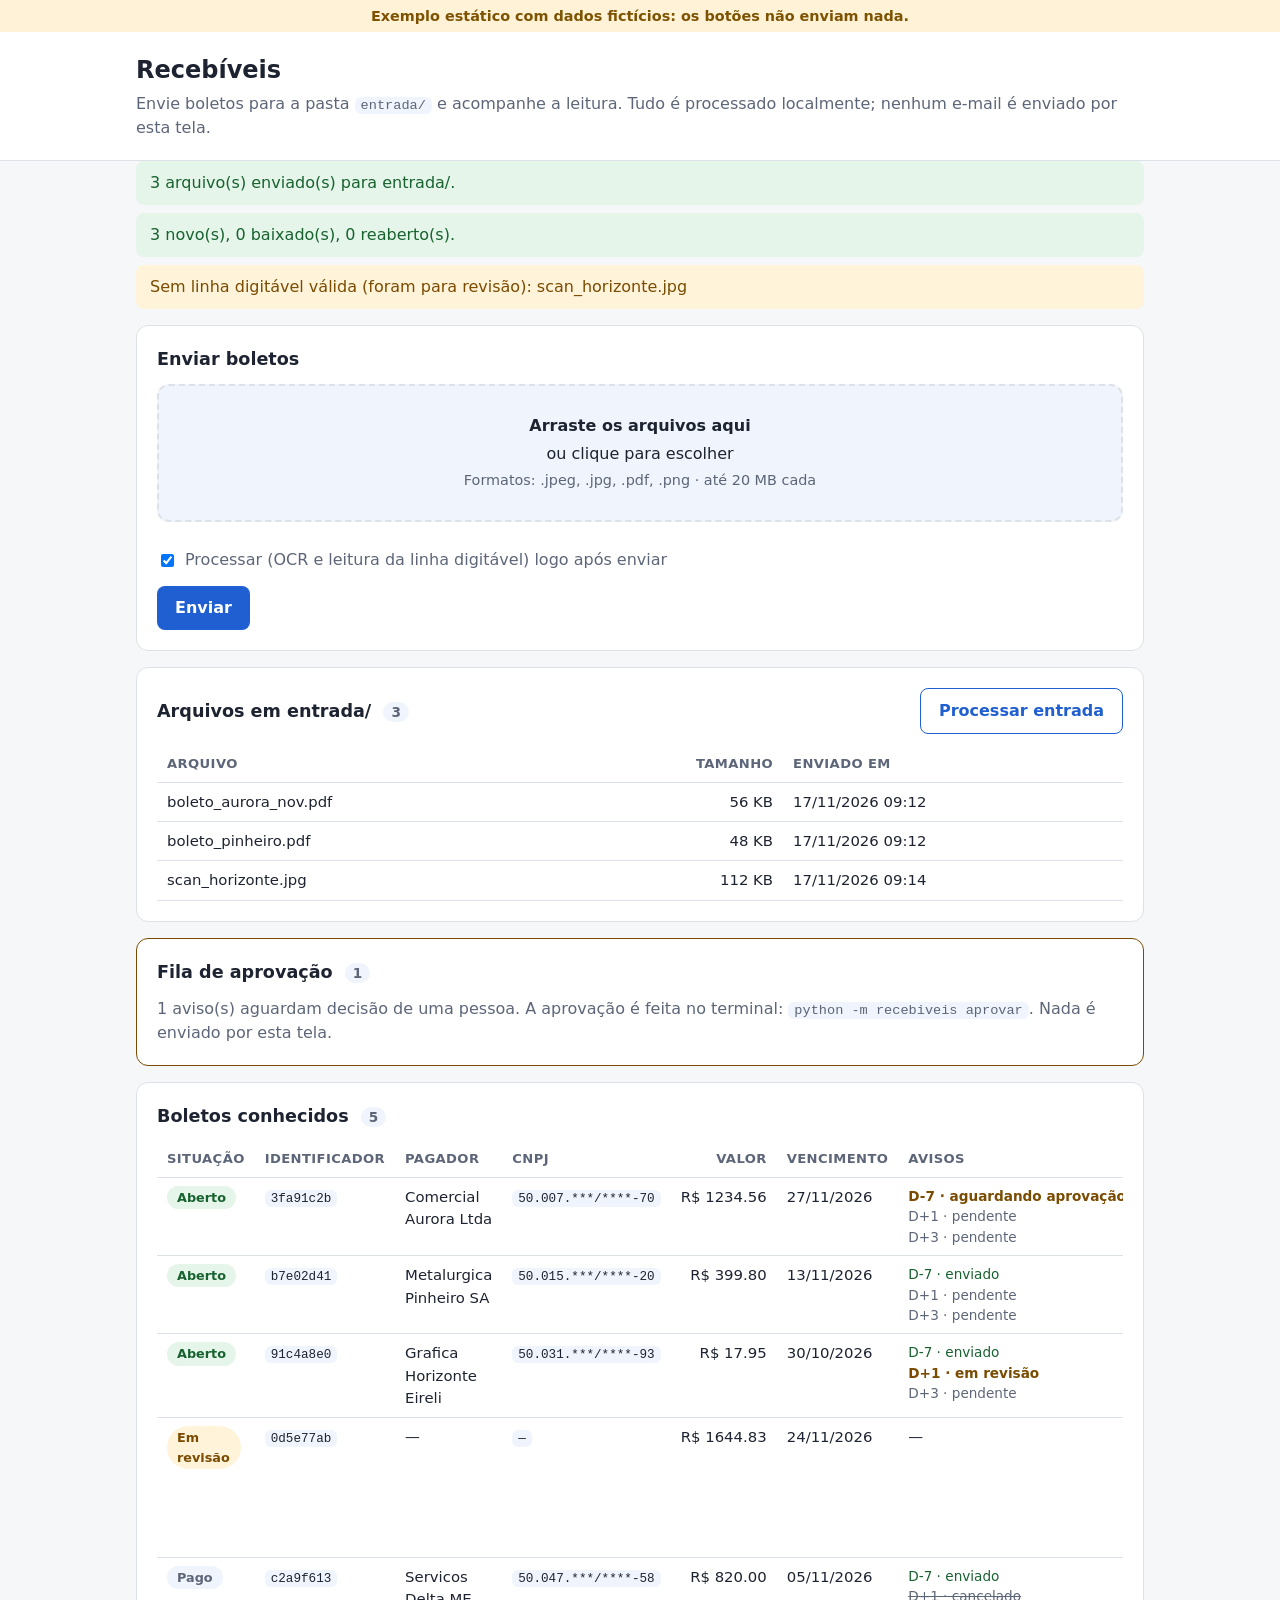
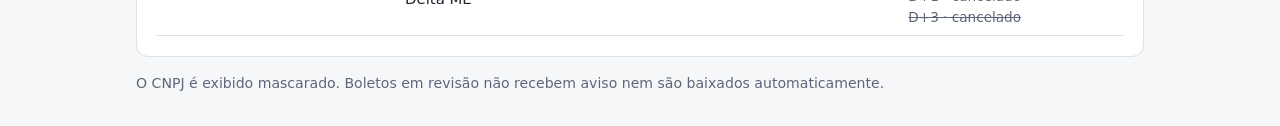
<file: docs/tela_exemplo.html>
<!doctype html>
<html lang="pt-BR">
<head>
  <meta charset="utf-8">
  <meta name="viewport" content="width=device-width, initial-scale=1">
  <title>Recebíveis — Exemplo da tela</title>
  <style>
:root {
  --fundo: #f6f7f9;
  --cartao: #ffffff;
  --texto: #1d2330;
  --suave: #5d6678;
  --borda: #dde1e8;
  --destaque: #1f5fd1;
  --destaque-texto: #ffffff;
  --ok-fundo: #e5f5ea;  --ok-texto: #17622f;
  --aviso-fundo: #fff3d9; --aviso-texto: #7a4b00;
  --erro-fundo: #fde7e7; --erro-texto: #8f1d1d;
  --zona: #f0f4fc;
}
@media (prefers-color-scheme: dark) {
  :root:not([data-theme="light"]) {
    --fundo: #12151b; --cartao: #1a1f28; --texto: #e7eaf0; --suave: #9aa3b5;
    --borda: #2b3240; --destaque: #6ea0ff; --destaque-texto: #0b1220; --zona: #1b2333;
    --ok-fundo: #17301f; --ok-texto: #8fe0a8;
    --aviso-fundo: #3a2e12; --aviso-texto: #f2c874;
    --erro-fundo: #3b1c1c; --erro-texto: #f3a5a5;
  }
}
* { box-sizing: border-box; }
body { margin: 0; background: var(--fundo); color: var(--texto);
  font: 16px/1.5 system-ui, -apple-system, "Segoe UI", Roboto, sans-serif; }
.conteudo { max-width: 1040px; margin: 0 auto; padding: 0 16px; }
.topo { background: var(--cartao); border-bottom: 1px solid var(--borda); padding: 20px 0; }
.topo h1 { margin: 0 0 4px; font-size: 1.5rem; }
.topo p { margin: 0; color: var(--suave); }
main { padding-top: 20px; padding-bottom: 8px; }
.cartao { background: var(--cartao); border: 1px solid var(--borda); border-radius: 12px;
  padding: 20px; margin-bottom: 16px; }
.cartao h2 { margin: 0 0 12px; font-size: 1.1rem; }
.cabecalho-cartao { display: flex; justify-content: space-between; align-items: center; gap: 12px; flex-wrap: wrap; }
.cabecalho-cartao h2 { margin: 0; }
.contador { display: inline-block; min-width: 1.6em; padding: 0 8px; margin-left: 6px; border-radius: 999px;
  background: var(--zona); color: var(--suave); font-size: .85rem; text-align: center; }
code { font: .85em ui-monospace, Consolas, monospace; background: var(--zona); padding: 1px 6px; border-radius: 6px; }
.oculto { position: absolute; width: 1px; height: 1px; opacity: 0; overflow: hidden; }
.zona { display: flex; flex-direction: column; gap: 4px; align-items: center; text-align: center;
  padding: 28px 16px; border: 2px dashed var(--borda); border-radius: 12px; background: var(--zona);
  cursor: pointer; transition: border-color .15s, background .15s; }
.zona:hover, .zona.sobre, .oculto:focus-visible + .lista-selecionados { border-color: var(--destaque); }
.zona.sobre { background: color-mix(in srgb, var(--destaque) 12%, var(--zona)); }
.dica { color: var(--suave); font-size: .9rem; }
.lista-selecionados { list-style: none; margin: 12px 0 0; padding: 0; display: grid; gap: 4px; }
.lista-selecionados li { font-size: .92rem; color: var(--suave); }
.opcao { display: flex; gap: 8px; align-items: center; margin: 14px 0; color: var(--suave); }
.botao { appearance: none; border: 0; border-radius: 8px; padding: 10px 18px; font: inherit; font-weight: 600;
  background: var(--destaque); color: var(--destaque-texto); cursor: pointer; }
.botao:hover { filter: brightness(1.08); }
.botao:disabled { opacity: .6; cursor: progress; }
.botao-secundario { background: transparent; color: var(--destaque); border: 1px solid var(--destaque); }
.processar { margin: 0; }
.mensagens { margin-bottom: 16px; display: grid; gap: 8px; }
.msg { margin: 0; padding: 10px 14px; border-radius: 8px; }
.msg-ok { background: var(--ok-fundo); color: var(--ok-texto); }
.msg-aviso { background: var(--aviso-fundo); color: var(--aviso-texto); }
.msg-erro { background: var(--erro-fundo); color: var(--erro-texto); }
.tabela-rolavel { overflow-x: auto; margin-top: 12px; }
table { width: 100%; border-collapse: collapse; font-size: .93rem; }
th, td { text-align: left; padding: 8px 10px; border-bottom: 1px solid var(--borda); vertical-align: top; }
th { color: var(--suave); font-weight: 600; font-size: .82rem; text-transform: uppercase; letter-spacing: .03em; white-space: nowrap; }
.num { text-align: right; white-space: nowrap; }
.motivos span { display: block; color: var(--suave); font-size: .85rem; }
.selo { display: inline-block; padding: 2px 10px; border-radius: 999px; font-size: .8rem; font-weight: 600; margin-right: 4px; }
.selo-aberto { background: var(--ok-fundo); color: var(--ok-texto); }
.selo-pago { background: var(--zona); color: var(--suave); }
.selo-em_revisao { background: var(--aviso-fundo); color: var(--aviso-texto); }
.vazio { color: var(--suave); margin: 8px 0 0; }
.cartao-aviso { border-color: var(--aviso-texto); }
.avisos .aviso { display: block; font-size: .85rem; white-space: nowrap; color: var(--suave); }
.avisos .aviso-enviado { color: var(--ok-texto); }
.avisos .aviso-aguardando_aprovacao, .avisos .aviso-aprovado, .avisos .aviso-em_revisao { color: var(--aviso-texto); font-weight: 600; }
.avisos .aviso-cancelado { text-decoration: line-through; }
.rodape { color: var(--suave); font-size: .88rem; padding-bottom: 32px; }
@media (max-width: 600px) { .cartao { padding: 16px; } }

</style>
  <script>
(function () {
  var entrada = document.getElementById("arquivos");
  var zona = document.getElementById("zona");
  var lista = document.getElementById("selecionados");
  var formulario = document.getElementById("form-envio");
  var botao = document.getElementById("botao-enviar");
  if (!entrada || !zona) return;

  function mostrar() {
    lista.textContent = "";
    Array.prototype.forEach.call(entrada.files, function (arquivo) {
      var item = document.createElement("li");
      item.textContent = arquivo.name + " (" + Math.max(1, Math.round(arquivo.size / 1024)) + " KB)";
      lista.appendChild(item);
    });
  }

  entrada.addEventListener("change", mostrar);

  ["dragenter", "dragover"].forEach(function (nome) {
    zona.addEventListener(nome, function (evento) {
      evento.preventDefault();
      zona.classList.add("sobre");
    });
  });
  ["dragleave", "drop"].forEach(function (nome) {
    zona.addEventListener(nome, function (evento) {
      evento.preventDefault();
      zona.classList.remove("sobre");
    });
  });
  zona.addEventListener("drop", function (evento) {
    if (evento.dataTransfer && evento.dataTransfer.files.length) {
      entrada.files = evento.dataTransfer.files;
      mostrar();
    }
  });

})();

</script>
</head>
<body>
  <div style="background:#fff2d6;color:#7d5200;text-align:center;padding:8px 16px;font:600 .9rem system-ui">Exemplo estático com dados fictícios: os botões não enviam nada.</div>
  <header class="topo">
    <div class="conteudo">
      <h1>Recebíveis</h1>
      <p>Envie boletos para a pasta <code>entrada/</code> e acompanhe a leitura. Tudo é processado localmente; nenhum e-mail é enviado por esta tela.</p>
    </div>
  </header>

  <main class="conteudo">
    
      
      <section class="mensagens" aria-live="polite">
        
          <p class="msg msg-ok">3 arquivo(s) enviado(s) para entrada/.</p>
        
          <p class="msg msg-ok">3 novo(s), 0 baixado(s), 0 reaberto(s).</p>
        
          <p class="msg msg-aviso">Sem linha digitável válida (foram para revisão): scan_horizonte.jpg</p>
        
      </section>
      
    

    <section class="cartao">
      <h2>Enviar boletos</h2>
      <form id="form-envio" method="post" action="#" enctype="multipart/form-data">
        <input type="hidden" name="csrf" value="exemplo">
        <label id="zona" class="zona" for="arquivos">
          <strong>Arraste os arquivos aqui</strong> ou clique para escolher
          <span class="dica">Formatos: .jpeg, .jpg, .pdf, .png · até 20 MB cada</span>
        </label>
        <input id="arquivos" class="oculto" type="file" name="arquivos" multiple
               accept=".pdf,.png,.jpg,.jpeg,application/pdf,image/png,image/jpeg">
        <ul id="selecionados" class="lista-selecionados"></ul>
        <label class="opcao">
          <input type="checkbox" name="processar" value="1" checked>
          Processar (OCR e leitura da linha digitável) logo após enviar
        </label>
        <button id="botao-enviar" class="botao" type="submit">Enviar</button>
      </form>
    </section>

    <section class="cartao">
      <div class="cabecalho-cartao">
        <h2>Arquivos em entrada/ <span class="contador">3</span></h2>
        <form method="post" action="#" class="processar">
          <input type="hidden" name="csrf" value="exemplo">
          <button class="botao botao-secundario" type="submit">Processar entrada</button>
        </form>
      </div>
      
      <div class="tabela-rolavel">
        <table>
          <thead><tr><th>Arquivo</th><th class="num">Tamanho</th><th>Enviado em</th></tr></thead>
          <tbody>
          
            <tr><td>boleto_aurora_nov.pdf</td><td class="num">56 KB</td><td>17/11/2026 09:12</td></tr>
          
            <tr><td>boleto_pinheiro.pdf</td><td class="num">48 KB</td><td>17/11/2026 09:12</td></tr>
          
            <tr><td>scan_horizonte.jpg</td><td class="num">112 KB</td><td>17/11/2026 09:14</td></tr>
          
          </tbody>
        </table>
      </div>
      
    </section>

    
    <section class="cartao cartao-aviso" aria-live="polite">
      <h2>Fila de aprovação <span class="contador">1</span></h2>
      <p class="vazio">1 aviso(s) aguardam decisão de uma pessoa. A aprovação é feita no terminal:
        <code>python -m recebiveis aprovar</code>. Nada é enviado por esta tela.</p>
    </section>
    

    <section class="cartao">
      <h2>Boletos conhecidos <span class="contador">5</span></h2>
      
      <div class="tabela-rolavel">
        <table>
          <thead>
            <tr><th>Situação</th><th>Identificador</th><th>Pagador</th><th>CNPJ</th>
                <th class="num">Valor</th><th>Vencimento</th><th>Avisos</th><th>Revisão</th></tr>
          </thead>
          <tbody>
          
            <tr>
              <td><span class="selo selo-aberto">Aberto</span>
                  </td>
              <td><code>3fa91c2b</code></td>
              <td>Comercial Aurora Ltda</td>
              <td><code>50.007.***/****-70</code></td>
              <td class="num">R$ 1234.56</td>
              <td>27/11/2026</td>
              <td class="avisos"><span class="aviso aviso-aguardando_aprovacao">D-7 · aguardando aprovação</span><span class="aviso aviso-pendente">D+1 · pendente</span><span class="aviso aviso-pendente">D+3 · pendente</span></td>
              <td class="motivos">—</td>
            </tr>
          
            <tr>
              <td><span class="selo selo-aberto">Aberto</span>
                  </td>
              <td><code>b7e02d41</code></td>
              <td>Metalurgica Pinheiro SA</td>
              <td><code>50.015.***/****-20</code></td>
              <td class="num">R$ 399.80</td>
              <td>13/11/2026</td>
              <td class="avisos"><span class="aviso aviso-enviado">D-7 · enviado</span><span class="aviso aviso-pendente">D+1 · pendente</span><span class="aviso aviso-pendente">D+3 · pendente</span></td>
              <td class="motivos">—</td>
            </tr>
          
            <tr>
              <td><span class="selo selo-aberto">Aberto</span>
                  </td>
              <td><code>91c4a8e0</code></td>
              <td>Grafica Horizonte Eireli</td>
              <td><code>50.031.***/****-93</code></td>
              <td class="num">R$ 17.95</td>
              <td>30/10/2026</td>
              <td class="avisos"><span class="aviso aviso-enviado">D-7 · enviado</span><span class="aviso aviso-em_revisao">D+1 · em revisão</span><span class="aviso aviso-pendente">D+3 · pendente</span></td>
              <td class="motivos">—</td>
            </tr>
          
            <tr>
              <td><span class="selo selo-em_revisao">Em revisão</span>
                  </td>
              <td><code>0d5e77ab</code></td>
              <td>—</td>
              <td><code>—</code></td>
              <td class="num">R$ 1644.83</td>
              <td>24/11/2026</td>
              <td class="avisos">—</td>
              <td class="motivos"><span>campo ausente: cnpj_pagador</span><span>campo ausente: nome_pagador</span></td>
            </tr>
          
            <tr>
              <td><span class="selo selo-pago">Pago</span>
                  </td>
              <td><code>c2a9f613</code></td>
              <td>Servicos Delta ME</td>
              <td><code>50.047.***/****-58</code></td>
              <td class="num">R$ 820.00</td>
              <td>05/11/2026</td>
              <td class="avisos"><span class="aviso aviso-enviado">D-7 · enviado</span><span class="aviso aviso-cancelado">D+1 · cancelado</span><span class="aviso aviso-cancelado">D+3 · cancelado</span></td>
              <td class="motivos">—</td>
            </tr>
          
          </tbody>
        </table>
      </div>
      
    </section>
  </main>

  <footer class="conteudo rodape">
    O CNPJ é exibido mascarado. Boletos em revisão não recebem aviso nem são baixados automaticamente.
  </footer>
<script>document.querySelectorAll("form").forEach(function(f){f.addEventListener("submit",function(e){e.preventDefault();var b=f.querySelector("button[type=submit]");if(b){setTimeout(function(){b.disabled=false;b.textContent=b.dataset.rotulo||b.textContent;},0);}});});</script>
</body>
</html>
</file>
